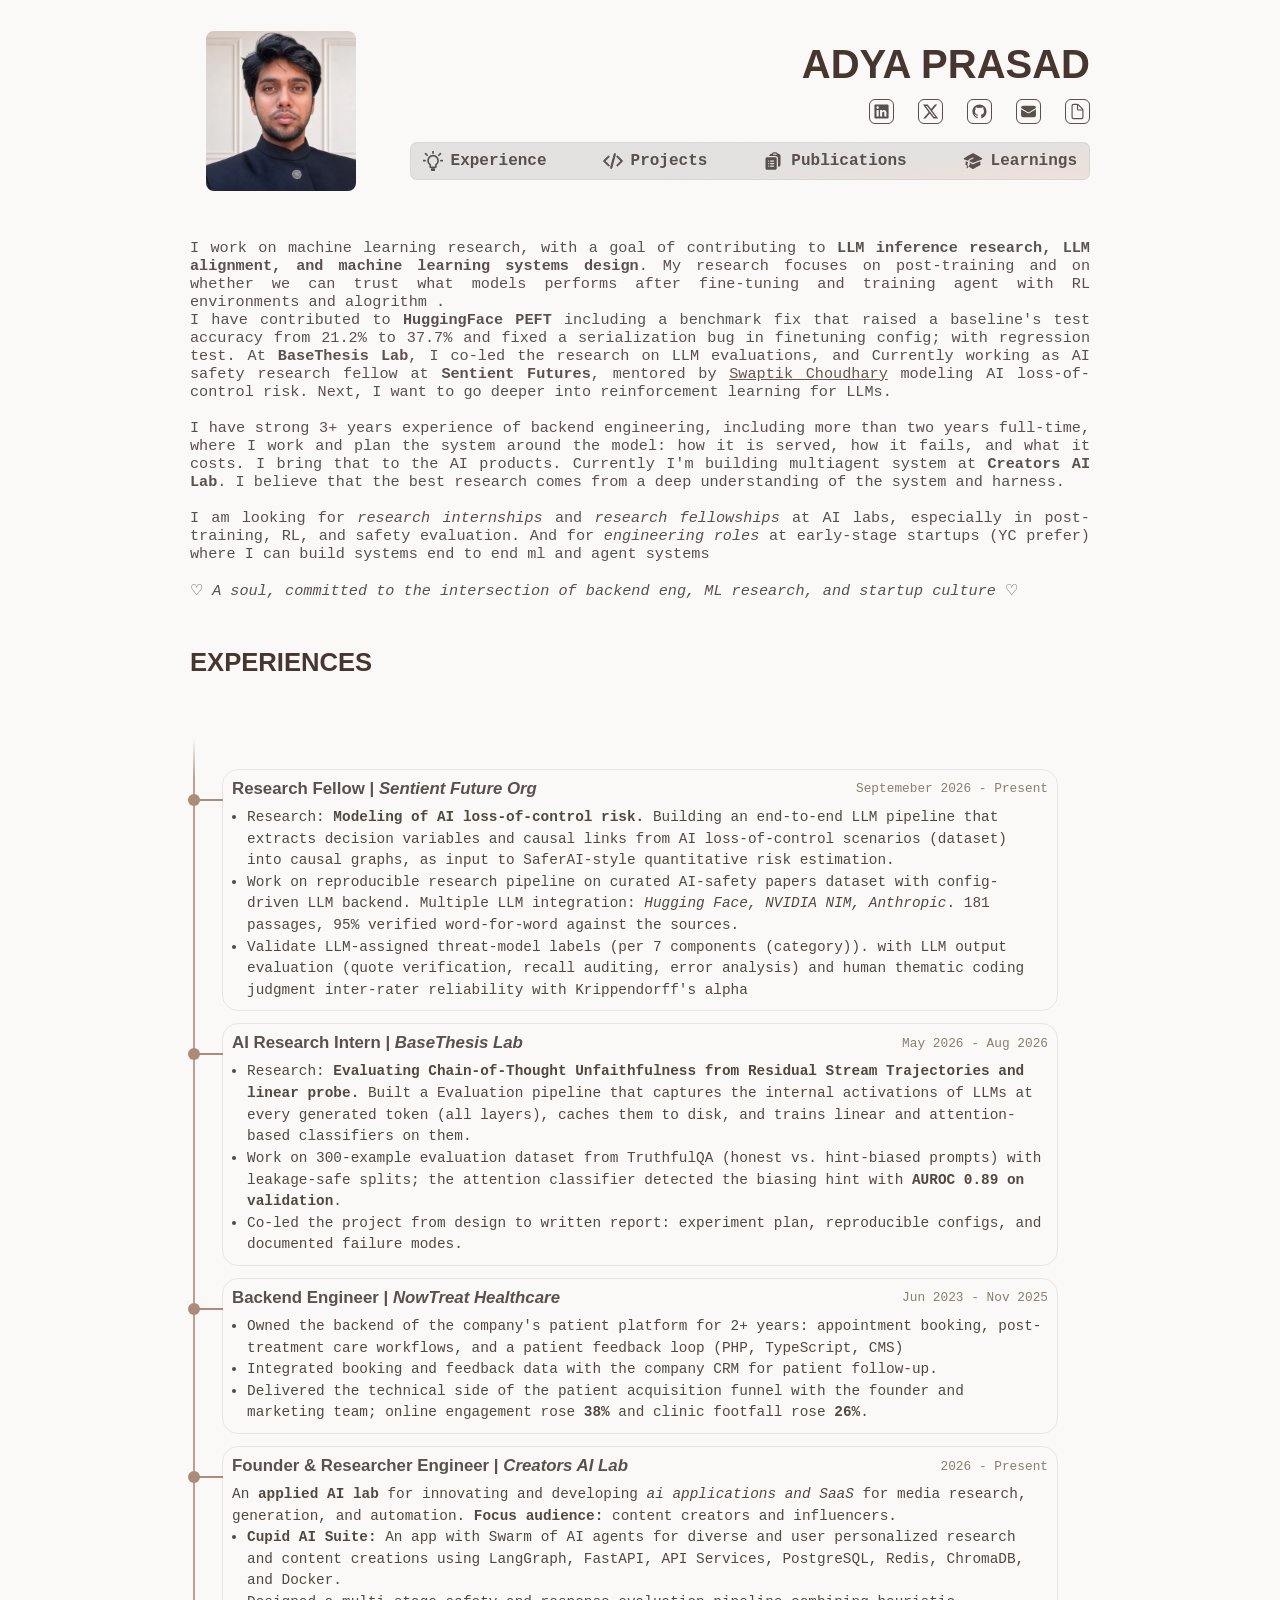
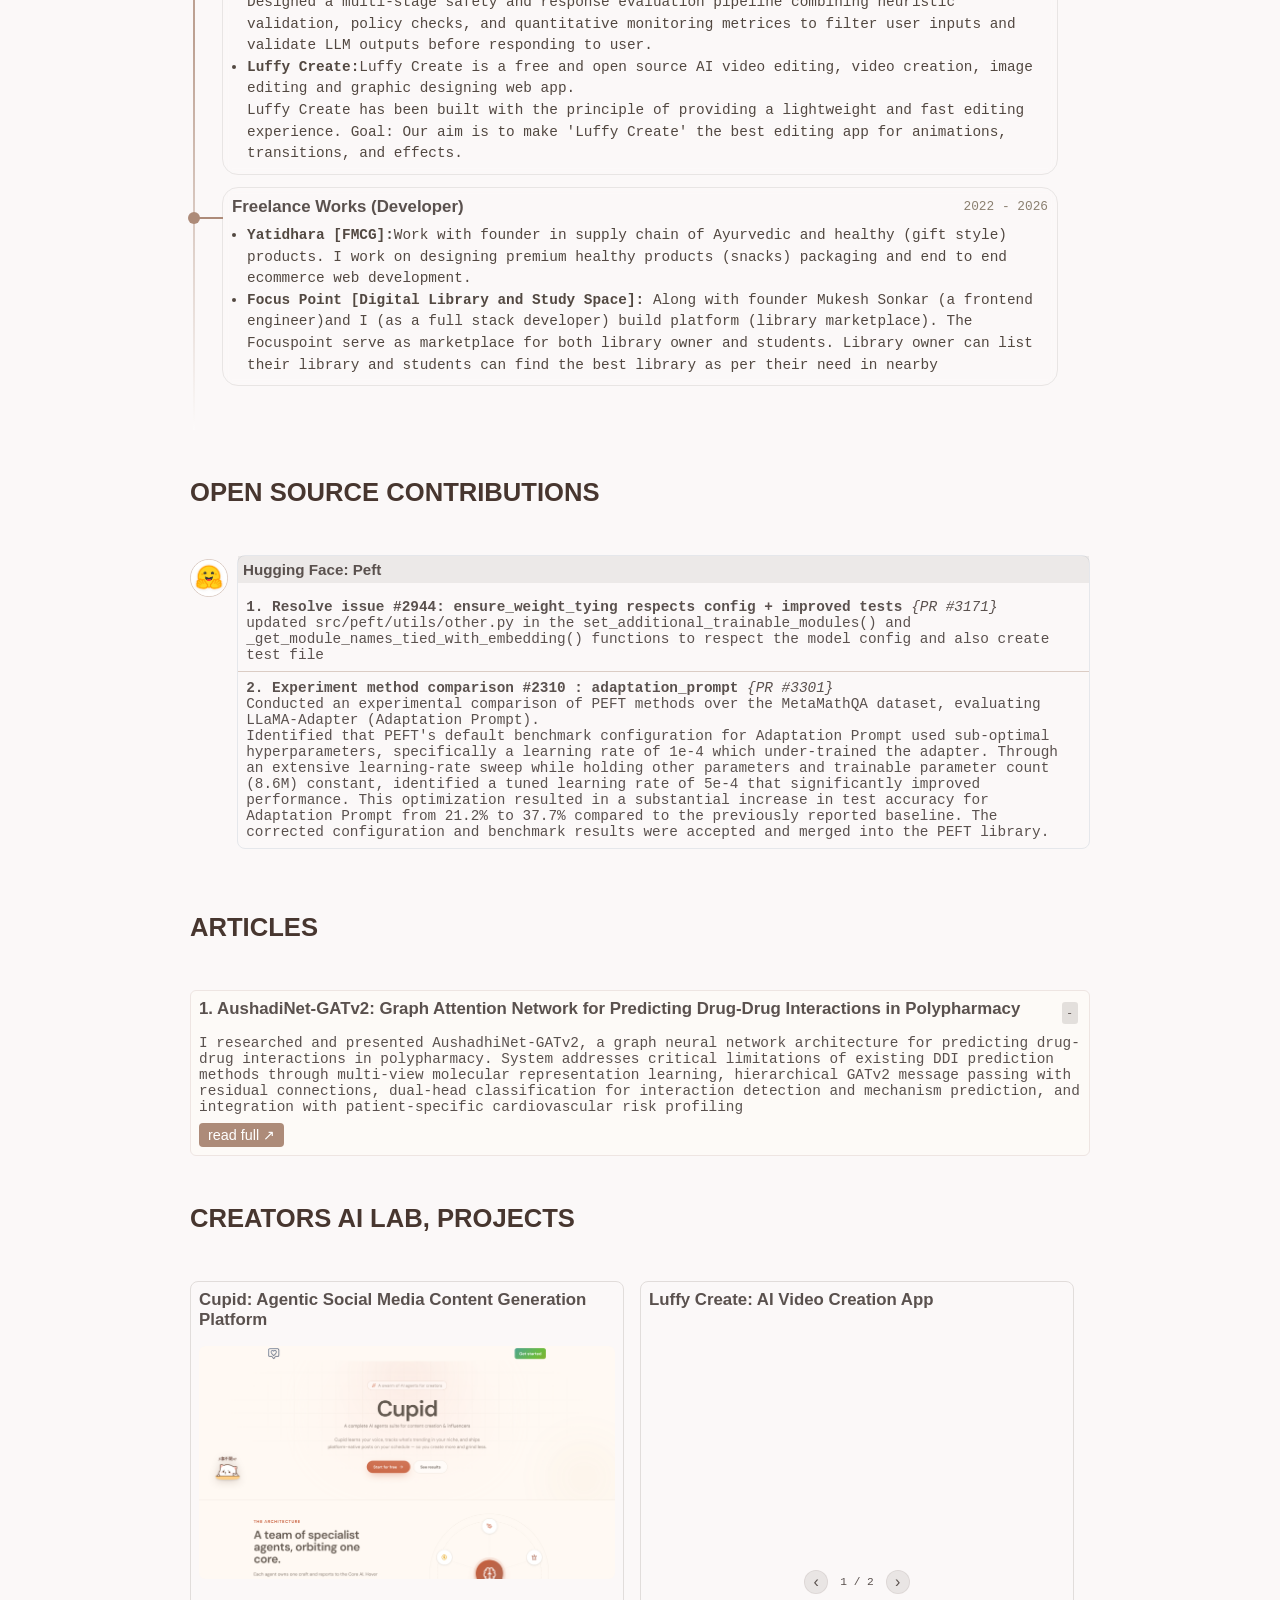
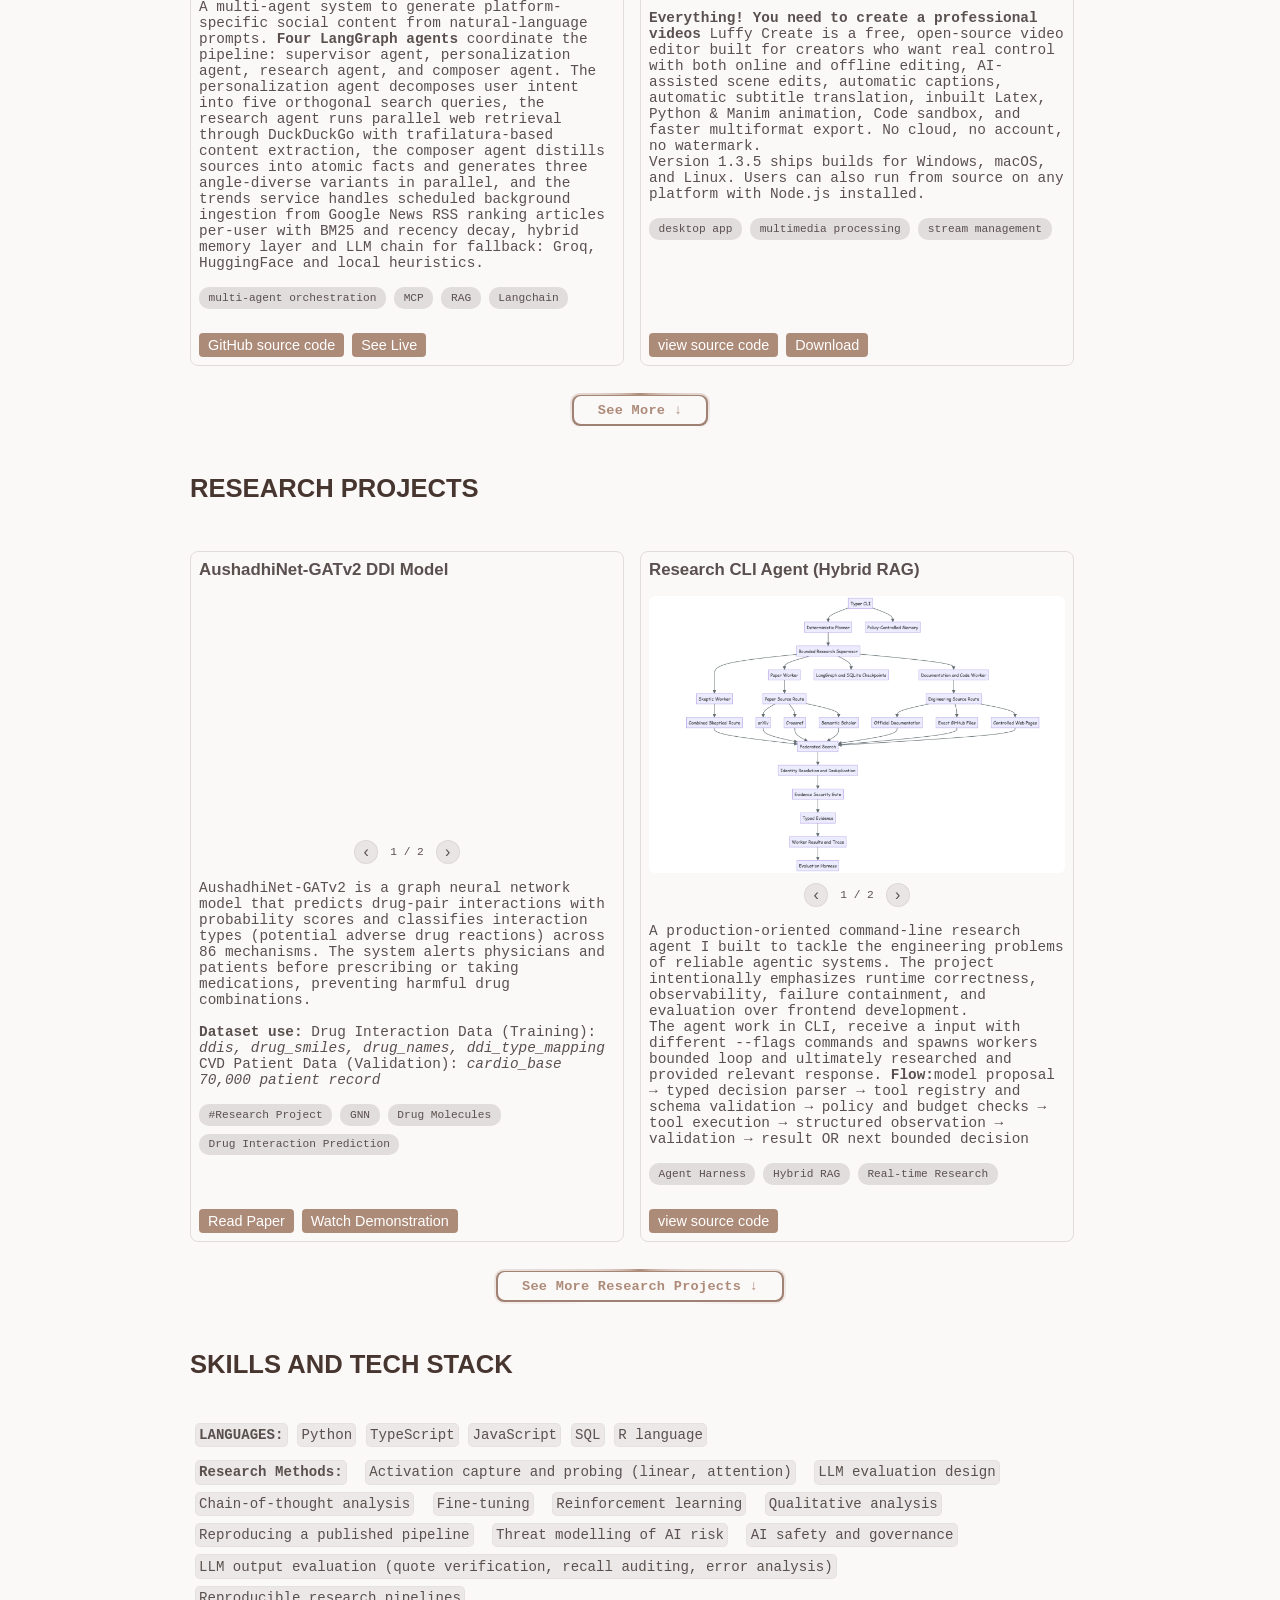
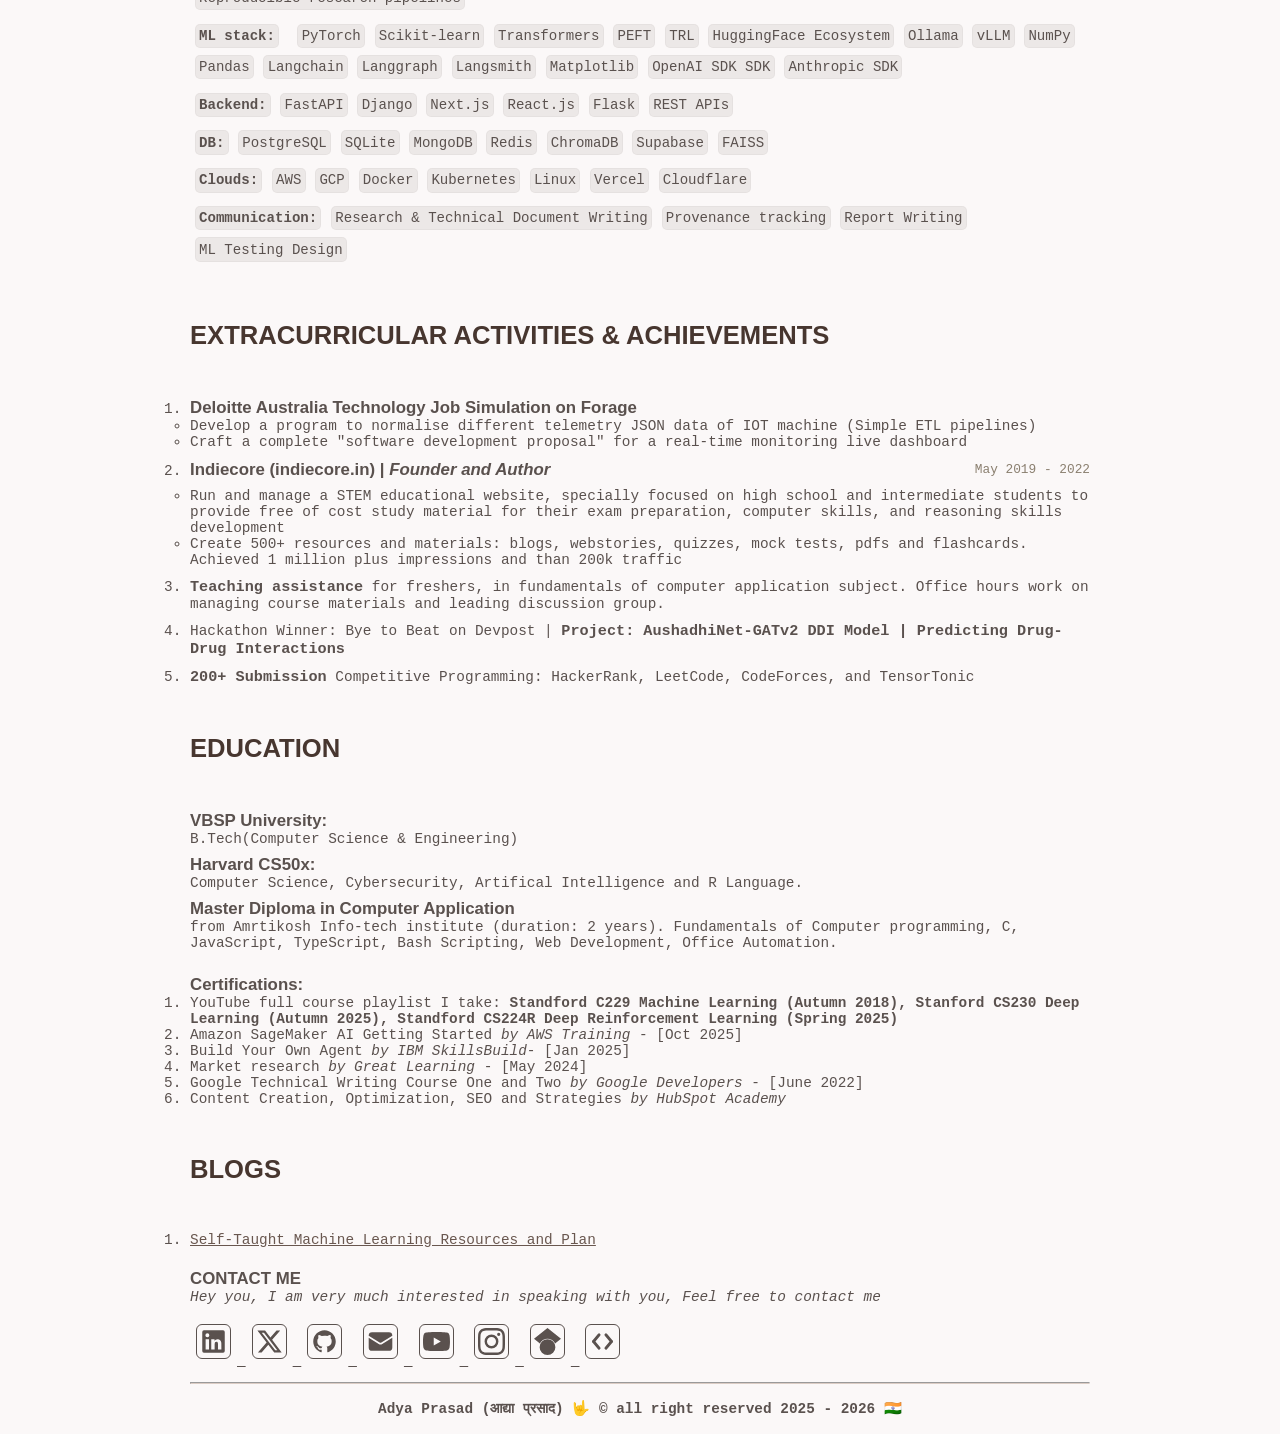
<file: index.html>
<!DOCTYPE html>
<html lang="en">

<head>
    <meta charset="UTF-8">
    <meta name="viewport" content="width=device-width, initial-scale=1.0">
    <title>Adya Prasad - Research Portfolio</title>
    <link rel="stylesheet" href="css/style.css">
    <link rel="stylesheet" href="css/m.css" media="only screen and (max-width: 640px)">
</head>

<body>
    <main>
        <header>
            <img src="assets/avtar.png" alt="Adya-profile" class="logo" title="Adya Prasad">
            <div class="hero">
                <div class="me">
                    <h1 title="My Name is Adya Prasad">ADYA PRASAD</h1>
                    <div class="social-icon">
                        <a href="https://www.linkedin.com/in/adyaprasad/" target="_blank" rel="noopener noreferrer"
                            title="LinkedIn">
                            <svg viewBox="0 0 24 24" fill="currentColor">
                                <path
                                    d="M20.5 2h-17A1.5 1.5 0 002 3.5v17A1.5 1.5 0 003.5 22h17a1.5 1.5 0 001.5-1.5v-17A1.5 1.5 0 0020.5 2zM8 19H5v-9h3zM6.5 8.25A1.75 1.75 0 118.3 6.5a1.78 1.78 0 01-1.8 1.75zM19 19h-3v-4.74c0-1.42-.6-1.93-1.38-1.93A1.74 1.74 0 0013 14.19a.66.66 0 000 .14V19h-3v-9h2.9v1.3a3.11 3.11 0 012.7-1.4c1.55 0 3.36.86 3.36 3.66z">
                                </path>
                            </svg></a>

                        <a href="https://x.com/adyaprasad_" target="_blank" rel="noopener noreferrer"
                            title="X (Twitter)">
                            <svg viewBox="0 0 24 24" fill="currentColor">
                                <path
                                    d="M18.244 2.25h3.308l-7.227 8.26 8.502 11.24H16.17l-5.214-6.817L4.99 21.75H1.68l7.73-8.835L1.254 2.25H8.08l4.713 6.231zm-1.161 17.52h1.833L7.084 4.126H5.117z">
                                </path>
                            </svg></a>

                        <a href="https://github.com/Adya-Prasad/" target="_blank" rel="noopener noreferrer"
                            title="GitHub">
                            <svg viewBox="0 0 24 24" fill="currentColor">
                                <path
                                    d="M12 2C6.477 2 2 6.477 2 12c0 4.42 2.865 8.17 6.839 9.49.5.092.682-.217.682-.482 0-.237-.008-.866-.013-1.7-2.782.604-3.369-1.34-3.369-1.34-.454-1.156-1.11-1.462-1.11-1.462-.908-.62.069-.608.069-.608 1.003.07 1.531 1.03 1.531 1.03.892 1.529 2.341 1.087 2.91.832.092-.647.35-1.088.636-1.338-2.22-.253-4.555-1.11-4.555-4.943 0-1.091.39-1.984 1.029-2.683-.103-.253-.446-1.27.098-2.647 0 0 .84-.269 2.75 1.025A9.564 9.564 0 0112 6.844c.85.004 1.705.115 2.504.337 1.909-1.294 2.747-1.025 2.747-1.025.546 1.377.203 2.394.1 2.647.64.699 1.028 1.592 1.028 2.683 0 3.842-2.339 4.687-4.566 4.935.359.309.678.919.678 1.852 0 1.336-.012 2.415-.012 2.743 0 .267.18.578.688.48C19.137 20.167 22 16.418 22 12c0-5.523-4.477-10-10-10z">
                                </path>
                            </svg>
                        </a>
                        <a href="mailto:adyaprasad.info@gmail.com" rel="noopener noreferrer" title="Email">
                            <svg viewBox="0 0 24 24" fill="currentColor">
                                <path
                                    d="M1.5 8.67v8.58a3 3 0 003 3h15a3 3 0 003-3V8.67l-8.928 5.493a3 3 0 01-3.144 0L1.5 8.67z">
                                </path>
                                <path
                                    d="M22.5 6.908V6.75a3 3 0 00-3-3h-15a3 3 0 00-3 3v.158l9.714 5.978a1.5 1.5 0 001.572 0L22.5 6.908z">
                                </path>
                            </svg></a>

                        <a href="assets/Adya-Resume.pdf" target="_blank" rel="noopener noreferrer" title="My resume">
                            <svg fill="currentColor" viewBox="0 0 56 56">
                                <path
                                    d="M 15.5547 53.125 L 40.4453 53.125 C 45.2969 53.125 47.7109 50.6640 47.7109 45.7890 L 47.7109 24.5078 C 47.7109 21.4844 47.3828 20.1718 45.5078 18.2500 L 32.5703 5.1015 C 30.7891 3.2734 29.3359 2.8750 26.6875 2.8750 L 15.5547 2.8750 C 10.7266 2.8750 8.2891 5.3594 8.2891 10.2344 L 8.2891 45.7890 C 8.2891 50.6875 10.7266 53.125 15.5547 53.125 Z M 15.7422 49.3515 C 13.3281 49.3515 12.0625 48.0625 12.0625 45.7187 L 12.0625 10.3047 C 12.0625 7.9844 13.3281 6.6484 15.7656 6.6484 L 26.1718 6.6484 L 26.1718 20.2656 C 26.1718 23.2187 27.6718 24.6718 30.5781 24.6718 L 43.9375 24.6718 L 43.9375 45.7187 C 43.9375 48.0625 42.6953 49.3515 40.2578 49.3515 Z M 31.0000 21.1328 C 30.0859 21.1328 29.7109 20.7578 29.7109 19.8203 L 29.7109 7.3750 L 43.2109 21.1328 Z" />
                            </svg></a>
                    </div>
                </div>
                <div class="menu-icon" onclick="toggleMenu()">
                    <svg xmlns="http://www.w3.org/2000/svg" viewBox="0 0 25 23" fill="currentColor">
                        <rect x="3" y="6" width="18" height="2" rx="1" ry="1"></rect>
                        <rect x="3" y="11" width="18" height="2" rx="1" ry="1"></rect>
                        <rect x="3" y="16" width="12" height="2" rx="1" ry="1"></rect>
                    </svg>menu
                </div>
                <nav class="navigation">
                    <button class="sidebar-close" onclick="closeMenu()" aria-label="Close menu">&times;</button>
                    <ul class="menu-list">
                        <li>
                            <a href="#experience" onclick="closeMenu()">
                                <svg xmlns="http://www.w3.org/2000/svg" viewBox="0 -2.6 24 24" fill="none"
                                    stroke="currentColor" stroke-width="2" stroke-linecap="round"
                                    stroke-linejoin="round">
                                    <path
                                        d="M12 3a6 6 0 00-6 6c0 2.05 1.02 3.85 2.57 4.92V16a1 1 0 001 1h5a1 1 0 001-1v-2.08c1.55-1.07 2.57-2.87 2.57-4.92a6 6 0 00-6-6z" />
                                    <path d="M10.5 19v1a1 1 0 001 1h1a1 1 0 001-1v-1h-3z" />
                                    <path d="M12 0v-2" />
                                    <path d="M5 2.5l-2-2" />
                                    <path d="M19 2.5l2-2" />
                                    <path d="M2.5 9l-2 0" />
                                    <path d="M21.5 9l2 0" />
                                </svg>
                                Experience
                            </a>
                        </li>
                        <li>
                            <a href="#projects" onclick="closeMenu()">

                                <svg xmlns="http://www.w3.org/2000/svg" viewBox="0 0 24 24" fill="currentColor">
                                    <path fill-rule="evenodd"
                                        d="M14.447 3.027a.75.75 0 01.527.92l-4.5 16.5a.75.75 0 01-1.448-.394l4.5-16.5a.75.75 0 01.921-.526zM16.72 6.22a.75.75 0 011.06 0l5.25 5.25a.75.75 0 010 1.06l-5.25 5.25a.75.75 0 11-1.06-1.06L21.44 12l-4.72-4.72a.75.75 0 010-1.06zm-9.44 0a.75.75 0 010 1.06L2.56 12l4.72 4.72a.75.75 0 11-1.06 1.06L.97 12.53a.75.75 0 010-1.06l5.25-5.25a.75.75 0 011.06 0z"
                                        clip-rule="evenodd" stroke="currentColor" stroke-width="1.2" />
                                </svg>
                                Projects
                            </a>
                        </li>
                        <li>
                            <a href="#publications" onclick="closeMenu()">
                                <svg xmlns="http://www.w3.org/2000/svg" viewBox="0 0 24 24" fill="currentColor">
                                    <path fill-rule="evenodd"
                                        d="M7.502 6h7.128A3.375 3.375 0 0118 9.375v9.375a3 3 0 003-3V6.108c0-1.505-1.125-2.811-2.664-2.94a48.972 48.972 0 00-.673-.05A3 3 0 0015 1.5h-1.5a3 3 0 00-2.663 1.618c-.225.015-.45.032-.673.05C8.662 3.295 7.554 4.542 7.502 6zM13.5 3A1.5 1.5 0 0012 4.5h4.5A1.5 1.5 0 0015 3h-1.5z"
                                        clip-rule="evenodd" />
                                    <path fill-rule="evenodd"
                                        d="M3 9.375C3 8.339 3.84 7.5 4.875 7.5h9.75c1.036 0 1.875.84 1.875 1.875v11.25c0 1.035-.84 1.875-1.875 1.875h-9.75A1.875 1.875 0 013 20.625V9.375zM6 12a.75.75 0 01.75-.75h.008a.75.75 0 01.75.75v.008a.75.75 0 01-.75.75H6.75a.75.75 0 01-.75-.75V12zm2.25 0a.75.75 0 01.75-.75h3.75a.75.75 0 010 1.5H9a.75.75 0 01-.75-.75zM6 15a.75.75 0 01.75-.75h.008a.75.75 0 01.75.75v.008a.75.75 0 01-.75.75H6.75a.75.75 0 01-.75-.75V15zm2.25 0a.75.75 0 01.75-.75h3.75a.75.75 0 010 1.5H9a.75.75 0 01-.75-.75zM6 18a.75.75 0 01.75-.75h.008a.75.75 0 01.75.75v.008a.75.75 0 01-.75.75H6.75a.75.75 0 01-.75-.75V18zm2.25 0a.75.75 0 01.75-.75h3.75a.75.75 0 010 1.5H9a.75.75 0 01-.75-.75z"
                                        clip-rule="evenodd" />
                                </svg>
                                Publications
                            </a>
                        </li>
                        <li>
                            <a href="#learnings" onclick="closeMenu()">
                                <svg xmlns="http://www.w3.org/2000/svg" viewBox="0 0 24 24" fill="currentColor">
                                    <path
                                        d="M11.7 2.805a.75.75 0 01.6 0A60.65 60.65 0 0122.83 8.72a.75.75 0 01-.231 1.337 49.949 49.949 0 00-9.902 3.912l-.003.002-.34.18a.75.75 0 01-.707 0A50.009 50.009 0 007.5 12.174v-.224c0-.131.067-.248.172-.311a54.614 54.614 0 014.653-2.52.75.75 0 00-.65-1.352 56.129 56.129 0 00-4.78 2.589 1.858 1.858 0 00-.859 1.228 49.803 49.803 0 00-4.634-1.527.75.75 0 01-.231-1.337A60.653 60.653 0 0111.7 2.805z" />
                                    <path
                                        d="M13.06 15.473a48.45 48.45 0 017.666-3.282c.134 1.414.22 2.843.255 4.285a.75.75 0 01-.46.71 47.878 47.878 0 00-8.105 4.342.75.75 0 01-.832 0 47.877 47.877 0 00-8.104-4.342.75.75 0 01-.461-.71c.035-1.442.121-2.87.255-4.286A48.4 48.4 0 016 13.18v1.27a1.5 1.5 0 00-.14 2.508c-.09.38-.222.753-.397 1.11.452.213.901.434 1.346.661a6.729 6.729 0 00.551-1.608 1.5 1.5 0 00.14-2.67v-.645a48.549 48.549 0 013.44 1.668 2.25 2.25 0 002.12 0z" />
                                    <path
                                        d="M4.462 19.462c.42-.419.753-.89 1-1.394.453.213.902.434 1.347.661a6.743 6.743 0 01-1.286 1.794.75.75 0 11-1.06-1.06z" />
                                </svg>
                                Learnings
                            </a>
                        </li>
                    </ul>
                </nav>
                <div class="sidebar-overlay" onclick="closeMenu()"></div>
            </div>
        </header>
        </div>

        <div class="about">
            <p>
                I work on machine learning research, with a goal of contributing to
                <b>LLM inference research, LLM alignment, and machine learning systems design</b>.
                My research focuses on post-training and on whether we can trust what models performs after fine-tuning
                and training agent with RL environments and alogrithm .
                <br>I have contributed to <b>HuggingFace PEFT</b> including a benchmark fix that raised a baseline's
                test
                accuracy from 21.2% to 37.7% and fixed a serialization bug in finetuning config; with
                regression test. At <b>BaseThesis Lab</b>, I co-led the research on LLM evaluations, and Currently
                working as AI safety research fellow at <b> Sentient Futures</b>, mentored by <a
                    href="https://scholar.google.com/citations?user=2SKj_ZsAAAAJ&hl=en">Swaptik Choudhary</a> modeling
                AI loss-of-control risk. Next, I want to go deeper into reinforcement learning for LLMs.
            </p><br>
            <p>I have strong 3+ years experience of backend engineering, including more than two years full-time, where
                I work and plan the system around the model: how it is served, how it fails, and what it costs. I
                bring that to the AI products. Currently I'm building multiagent system at <b>Creators AI Lab</b>. I
                believe that the best research comes from a deep understanding of the system and harness.
            </p><br>
            <p>I am looking for <i>research internships</i> and <i>research fellowships</i> at AI labs, especially in
                post-training, RL, and
                safety evaluation. And for <i>engineering roles</i> at early-stage startups (YC prefer) where I can
                build systems end to end ml and agent systems</p>
            <p><br>♡ <i>A soul, committed to the intersection of backend eng, ML research, and startup culture</i> ♡</p>
        </div>

        <div id="experience">
            <h2>EXPERIENCES</h2>
            <div class="timeline">

                <div class="experience-item">
                    <div class="experience-title">
                        <h3>Research Fellow | <i>Sentient Future Org</i></h3>
                        <div class="experience-duration">Septemeber 2026 - Present</div>
                    </div>
                    <div class="experience-desc">
                        <ul>
                            <li>Research: <b>Modeling of AI loss-of-control risk.</b> Building an end-to-end LLM
                                pipeline
                                that extracts decision variables and causal links
                                from AI loss-of-control
                                scenarios (dataset) into causal graphs, as input to SaferAI-style quantitative risk
                                estimation.</li>
                            <li>Work on reproducible research pipeline on curated AI-safety papers dataset with
                                config-driven LLM backend. Multiple LLM integration: <i>Hugging Face, NVIDIA NIM,
                                    Anthropic</i>. 181 passages, 95% verified word-for-word against the sources.</li>
                            <li>Validate LLM-assigned threat-model labels (per 7 components (category)). with LLM output
                                evaluation (quote verification, recall auditing, error analysis) and human thematic
                                coding judgment inter-rater reliability with Krippendorff's alpha</li>
                        </ul>
                    </div>
                </div>
                <div class="experience-item">
                    <div class="experience-title">
                        <h3>AI Research Intern | <i>BaseThesis Lab</i></h3>
                        <div class="experience-duration">May 2026 - Aug 2026</div>
                    </div>
                    <div class="experience-desc">
                        <ul>
                            <li>Research: <b>Evaluating Chain-of-Thought Unfaithfulness from Residual Stream
                                    Trajectories and linear probe.</b> Built a Evaluation pipeline that captures the
                                internal activations of LLMs at every
                                generated token (all layers), caches them to disk, and trains linear and
                                attention-based classifiers on them.</li>
                            <li>Work on 300-example evaluation dataset from TruthfulQA (honest vs. hint-biased prompts)
                                with leakage-safe splits; the attention classifier detected the biasing hint with
                                <b>AUROC 0.89 on validation</b>.
                            </li>
                            <li>Co-led the project from design to written report: experiment plan, reproducible configs,
                                and documented failure modes.</li>
                        </ul>
                    </div>
                </div>
                <div class="experience-item">
                    <div class="experience-title">
                        <h3>Backend Engineer | <i> NowTreat Healthcare</i></h3>
                        <div class="experience-duration">Jun 2023 - Nov 2025</div>
                    </div>
                    <div class="experience-desc">
                        <ul>
                            <li>Owned the backend of the company's patient platform for 2+ years: appointment booking,
                                post-treatment care workflows, and a patient feedback loop (PHP, TypeScript, CMS)</li>
                            <li>Integrated booking and feedback data with the company CRM for patient follow-up.</li>
                            <li>Delivered the technical side of the patient acquisition funnel with the founder and
                                marketing team; online engagement rose <b>38%</b> and clinic footfall rose <b>26%</b>.
                            </li>
                        </ul>
                    </div>
                </div>
                <div class="experience-item">
                    <div class="experience-title">
                        <h3>Founder & Researcher Engineer | <i> Creators AI Lab</i></h3>
                        <div class="experience-duration">2026 - Present</div>
                    </div>
                    <div class="experience-desc">
                        An <b>applied AI lab</b> for innovating and developing <i>ai applications and SaaS</i> for media
                        research, generation, and automation. <b>Focus audience:</b> content creators and influencers.
                        <br>

                        <ul>
                            <li><b>Cupid AI Suite:</b> An app with Swarm of AI agents for diverse and user
                                personalized research and content creations using LangGraph, FastAPI, API Services,
                                PostgreSQL, Redis, ChromaDB, and Docker. <br>
                                Designed a multi-stage safety and response evaluation pipeline combining heuristic
                                validation, policy checks, and quantitative
                                monitoring metrices to filter user inputs and validate LLM outputs before responding to
                                user.</li>
                            <li><b>Luffy Create:</b>Luffy Create is a free and open source AI video editing, video
                                creation, image editing and graphic designing web app.
                                <br>Luffy Create has been built with the principle of providing a lightweight and fast
                                editing experience. Goal: Our aim is to make 'Luffy Create' the best editing app for
                                animations, transitions, and effects.
                            </li>
                        </ul>
                    </div>
                </div>
                <div class="experience-item">
                    <div class="experience-title">
                        <h3>Freelance Works (Developer)</h3>
                        <div class="experience-duration">2022 - 2026</div>
                    </div>
                    <div class="experience-desc">
                        <ul>
                            <li><b>Yatidhara [FMCG]:</b>Work with founder in supply chain of Ayurvedic and healthy (gift
                                style) products. I work on designing premium healthy products (snacks) packaging and end
                                to end ecommerce web development.</li>
                            <li><b>Focus Point [Digital Library and Study Space]:</b> Along with founder Mukesh Sonkar
                                (a frontend engineer)and I (as a full stack developer) build platform (library
                                marketplace). The Focuspoint serve as marketplace for both library owner and students.
                                Library owner can list their library and students can find the best library as per their
                                need in nearby</li>

                        </ul>
                    </div>
                </div>
            </div>
        </div>
        <div id="open-source">
            <h2>OPEN SOURCE CONTRIBUTIONS</h2>
            <div class="contribution-item">
                <div class="contributon-logo"><img src="assets/huggingface-logo.png" alt="huggingface-logo"></div>
                <div class="contribution-box">
                    <div class="contribution-title">Hugging Face: Peft</div>
                    <div class="contribution-desc">
                        <b>1. Resolve issue #2944: ensure_weight_tying respects config + improved tests</b> <i>{PR
                            #3171}</i><br>
                        updated src/peft/utils/other.py in the set_additional_trainable_modules() and
                        _get_module_names_tied_with_embedding() functions to respect the model config and also
                        create test file
                    </div>
                    <div class="hor-line"></div>
                    <div class="contribution-desc">
                        <b>2. Experiment method comparison #2310 : adaptation_prompt</b> <i>{PR #3301}</i><br>
                        Conducted an experimental comparison of PEFT methods over the MetaMathQA
                        dataset, evaluating LLaMA-Adapter (Adaptation Prompt). <br>
                        Identified that PEFT's default benchmark configuration for Adaptation Prompt used sub-optimal
                        hyperparameters, specifically a learning rate of 1e-4 which under-trained the adapter. Through
                        an extensive learning-rate sweep while holding other parameters and trainable parameter count
                        (8.6M) constant, identified a tuned learning rate of 5e-4 that significantly improved
                        performance. This optimization resulted in a substantial increase in test accuracy for
                        Adaptation Prompt from 21.2% to 37.7% compared to the previously reported baseline.
                        The corrected configuration and benchmark results were accepted and merged into the PEFT
                        library.
                    </div>
                </div>
            </div>
        </div>
        <div id="publications">
            <h2>ARTICLES</h2>
            <div class="publication-item">
                <div class="publication-header">
                    <h3>1. AushadiNet-GATv2: Graph Attention Network for Predicting Drug-Drug Interactions in
                        Polypharmacy</h3>
                    <span>-</span>
                </div>
                <div class="publication-desc">I researched and presented AushadhiNet-GATv2, a graph neural
                    network
                    architecture for predicting drug-drug interactions in polypharmacy. System addresses
                    critical
                    limitations of existing DDI prediction methods through multi-view molecular representation
                    learning,
                    hierarchical GATv2 message passing with residual connections, dual-head classification for
                    interaction detection and mechanism prediction, and integration with patient-specific
                    cardiovascular
                    risk profiling</div>
                <button class="secondary-btn"><a
                        href="https://github.com/Adya-Prasad/AushadhiNet/blob/main/AushadiNet_Research_Paper.pdf"
                        rel="noopener noreferrer" target="_blank">read
                        full ↗</a></button>
            </div>
        </div>

        <div id="projects">
            <h2>CREATORS AI LAB, PROJECTS</h2>
            <div class="project-wrapper" id="production-projects">
                <div class="project-box">
                    <h3 class="project-title">Cupid: Agentic Social Media Content Generation Platform</h3>
                    <img src="assets/cupid_homepage_screenshot.png" alt="Cupid-agent-thumbnail" class="project-img">
                    <div class="project-desc">A multi-agent system to generate platform-specific social content from
                        natural-language prompts. <b>Four LangGraph agents</b> coordinate the pipeline: supervisor
                        agent, personalization agent, research agent, and composer agent. The personalization agent
                        decomposes user intent into five orthogonal search queries, the research agent runs parallel web
                        retrieval through DuckDuckGo with trafilatura-based content extraction, the composer agent
                        distills sources into atomic facts and generates three angle-diverse variants in parallel, and
                        the trends service handles scheduled background ingestion from Google News RSS ranking articles
                        per-user with BM25 and recency decay, hybrid memory layer and LLM chain for fallback: Groq,
                        HuggingFace and local heuristics.
                    </div>
                    <div class="project-skills">
                        <span>multi-agent orchestration</span><span>MCP</span><span>RAG</span><span>Langchain</span>
                    </div>
                    <div class="project-btn-group">
                        <button class="secondary-btn"><a href="https://github.com/Creatorsai-Lab/cupid"
                                rel="noopener noreferrer" target="_blank">GitHub
                                source code</a></button>
                        <button class="secondary-btn"><a title="no deployed yet! under development">See
                                Live</a></button>
                    </div>
                </div>
                <div class="project-box">
                    <h3 class="project-title">Luffy Create: AI Video Creation App</h3>
                    <iframe width="560" height="315" src="https://www.youtube.com/embed/nHnfZ-duLA8?si=lL1CcMZPXgD0cPqf"
                        title="YouTube video player" frameborder="0"
                        allow="accelerometer; autoplay; clipboard-write; encrypted-media; gyroscope; picture-in-picture; web-share"
                        referrerpolicy="strict-origin-when-cross-origin" allowfullscreen class="project-img"></iframe>
                    <img src="assets/Luffy-create-screenshot.webp" alt="Luffy-create-editor" class="project-img">
                    <div class="project-desc"><b>Everything! You need to create a professional videos</b> Luffy Create
                        is a free, open-source video editor built for creators who want real control with both online
                        and offline editing, AI-assisted scene edits, automatic captions, automatic subtitle
                        translation, inbuilt Latex, Python & Manim animation, Code sandbox, and faster multiformat
                        export. No cloud, no account, no watermark.
                        <br>Version 1.3.5 ships builds for Windows, macOS, and Linux. Users can also run from source on
                        any platform with Node.js installed.
                    </div>

                    <div class="project-skills">
                        <span>desktop app</span><span>multimedia processing</span><span>stream management</span>
                    </div>
                    <div class="project-btn-group">
                        <button class="secondary-btn"><a href="https://github.com/Creatorsai-Lab/luffy-create">view
                                source code</a></button>
                        <button class="secondary-btn"><a href="https://luffy-create.pages.dev/">Download</a></button>
                    </div>
                </div>
                <div class="project-box project-hidden">
                    <h3 class="project-title">Audio Augment | <i>Audio Changer Studio</i>
                    </h3>
                    <img src="assets/audio-augment-editor-interface.png" alt="audio-augment-editor-interface"
                        class="project-img">
                    <img src="assets/audio-augment-web.png" alt="audio-augment-web" class="project-img">
                    <div class="project-desc">
                        <p>A very simple and fast audio editing studio that works with great precision. It has been
                            designed and developed for content creators to edit their audio at their fingertips without
                            any hassle. <br>User upload an MP3 or WAV and get professional cleaned and edited audio. It
                            provide two independent processing stages: <em>Noise Removal </em> and <em>Audio
                                Augmentation</em> </p>
                    </div>
                    <div class="project-skills">
                        <span>real time audio edit</span><span>local whisper</span><span>audio encoding</span>
                    </div>
                    <div class="project-btn-group">
                        <button class="secondary-btn"><a href="https://audio-augment.vercel.app/"
                                rel="noopener noreferrer" target="_blank">Use Now</a></button>
                    </div>
                </div>
            </div>
            <button class="see-more-btn" onclick="toggleProjects('production-projects', this)">See More ↓</button>
        </div>
        <div>
            <h2>RESEARCH PROJECTS</h2>
            <div class="project-wrapper" id="research-projects">
                <div class="project-box">
                    <h3 class="project-title">AushadhiNet-GATv2 DDI Model</h3>
                    <iframe width="560" height="315" src="https://www.youtube.com/embed/4ofUqD3GhTQ?si=sl1pQTh1GyauG3KL"
                        title="YouTube video player" frameborder="0"
                        allow="accelerometer; autoplay; clipboard-write; encrypted-media; gyroscope; picture-in-picture; web-share"
                        referrerpolicy="strict-origin-when-cross-origin" allowfullscreen></iframe>
                    <img src="assets/AushadiNet-GATv2-Model.png" alt="AushadhiNet-GATv2-DDI-Model-Architecture-Image"
                        class="project-img">
                    <div class="project-desc">AushadhiNet-GATv2 is a graph neural network model that predicts drug-pair
                        interactions with probability scores and classifies interaction types (potential adverse drug
                        reactions) across 86 mechanisms. The system alerts physicians and patients before prescribing or
                        taking medications, preventing harmful drug combinations. <br><br> <b>Dataset use: </b>Drug
                        Interaction Data (Training): <i>ddis, drug_smiles, drug_names, ddi_type_mapping</i> CVD Patient
                        Data (Validation): <i>cardio_base 70,000 patient record </i></div>
                    <div class="project-skills">
                        <span>#Research
                            Project</span><span>GNN</span><span>Drug
                            Molecules</span><span>Drug Interaction Prediction</span>
                    </div>
                    <div class="project-btn-group">
                        <button class="secondary-btn"><a
                                href="https://github.com/Adya-Prasad/AushadhiNet/blob/main/AushadiNet_Research_Paper.pdf"
                                rel="noopener noreferrer" target="_blank">Read
                                Paper</a></button>
                        <button class="secondary-btn"><a href="https://youtu.be/4ofUqD3GhTQ?si=PR021vp8ErbcMM6F"
                                rel="noopener noreferrer" target="_blank">Watch
                                Demonstration</a></button>
                    </div>
                </div>
                <div class="project-box">
                    <h3 class="project-title">Research CLI Agent (Hybrid RAG)</h3>
                    <img src="assets/research-cli-agent-architecture-flow.png"
                        alt="research-cli-agent-architecture-flow" class="project-img">
                    <img src="assets/research-cli-agent-usage.png" alt="research-cli-agent-usage" class="project-img">
                    <div class="project-desc">A production-oriented <code>command-line  </code> research agent I built
                        to tackle the engineering problems of reliable agentic systems. The project intentionally
                        emphasizes runtime correctness, observability, failure containment, and evaluation over frontend
                        development. <br>The agent work in CLI, receive a input with different <code>--flags</code>
                        commands and spawns workers bounded loop and ultimately researched and provided relevant
                        response.
                        <b>Flow:</b>model proposal → typed decision parser → tool registry and schema validation →
                        policy and budget checks → tool execution → structured observation → validation → result OR next
                        bounded decision
                    </div>

                    <div class="project-skills">
                        <span>Agent Harness</span><span>Hybrid RAG</span><span>Real-time Research</span>
                    </div>
                    <div class="project-btn-group">
                        <button class="secondary-btn"><a href="https://github.com/Adya-Prasad/research-cli-agent">view
                                source code</a></button>
                    </div>
                </div>
                <div class="project-box project-hidden">
                    <h3 class="project-title">Provenance: Production ML Agent to tests upstream data changes in pipeline
                    </h3>
                    <img src="assets/provenance_mainpage_screenshot.png" class="project-img">
                    <iframe width="560" height="315" src="https://www.youtube.com/embed/yERyi7bP0jw?si=MAmwhXDO1n3UtpPT"
                        title="YouTube video player" frameborder="0"
                        allow="accelerometer; autoplay; clipboard-write; encrypted-media; gyroscope; picture-in-picture; web-share"
                        referrerpolicy="strict-origin-when-cross-origin" allowfullscreen></iframe>
                    <div class="project-desc">A producer or monitoring agent emits a structured, allowlisted change
                        signal. Provenance reads the source asset and complete downstream lineage from DataHub.
                        It selects only the affected model and constructs a bounded experiment.
                        <br>
                        The runner mutates an isolated evaluation copy and compares model behavior.
                        Numeric policy—not an LLM—returns PASS, WARNING, or BLOCK.
                        Provenance saves JSON and Markdown evidence and publishes the result to DataHub.
                    </div>
                    <div class="project-skills">
                        <span>#Research
                            Project</span><span>MLOps</span><span>ML Testing</span><span>Data Provenance</span>
                    </div>
                    <div class="project-btn-group">
                        <button class="secondary-btn"><a href="https://github.com/Adya-Prasad/Provenance"
                                rel="noopener noreferrer" target="_blank">View Repo</a></button>
                    </div>
                </div>
                <div class="project-box project-hidden">
                    <h3 class="project-title">GLC Platform | <i>Loan Assesement</i>
                    </h3>
                    <img src="assets/GLC-platform-dashboard-screenshot.png" class="project-img">
                    <iframe width="560" height="315" src="https://www.youtube.com/embed/0UhV5AI7tcc?si=02Edq_Rhke5i3PMx"
                        title="YouTube video player" frameborder="0"
                        allow="accelerometer; autoplay; clipboard-write; encrypted-media; gyroscope; picture-in-picture; web-share"
                        referrerpolicy="strict-origin-when-cross-origin" allowfullscreen></iframe>
                    <div class="project-desc">Green Loan Cycle platform streamlines ESG-linked loan assessments
                        automatically, identifying and measuring key metrics, making data capture on performance 30%
                        easier with LMA framework and AI agents.
                        <br>
                        The "GLC Platform" provides a uniform platform for both borrowers and lenders, incorporating a
                        compliance/monitoring framework that applies from loan origination throughout the entire life
                        cycle of Green Loan Principles (GLP) and the LMA framework. It also offers services such as loan
                        data resolution, loan assessment, sustainability checks, key stakeholder evaluation, loan
                        balance sheet generation, and AI-assisted advice. This helps both borrowers and lenders reduce
                        pressure, streamline processes, improve communication, and maintain compliance + reporting.
                    </div>
                    <div class="project-skills">
                        <span>#Research
                            Project</span><span>MLOps</span><span>ML Testing</span><span>Data Provenance</span>
                    </div>
                    <div class="project-btn-group">
                        <button class="secondary-btn"><a href="https://github.com/Adya-Prasad/Provenance"
                                rel="noopener noreferrer" target="_blank">View Repo</a></button>
                    </div>
                </div>
            </div>
            <button class="see-more-btn" onclick="toggleProjects('research-projects', this)">See More Research Projects
                ↓</button>
        </div>

        <div id="skill">
            <h2>SKILLS AND TECH STACK</h2>
            <div class="skillset">
                <span><b>LANGUAGES:</b></span><span>Python</span><span>TypeScript</span><span>JavaScript</span><span>SQL</span><span>R
                    language</span>
            </div>
            <div class="skillset">
                <span><b>Research
                        Methods:</b></span> <span>Activation capture and probing (linear, attention)</span> <span>LLM
                    evaluation design</span> <span>Chain-of-thought
                    analysis</span> <span>Fine-tuning</span> <span>Reinforcement learning</span> <span>Qualitative
                    analysis</span> <span>Reproducing a published pipeline</span> <span>Threat
                    modelling of AI risk</span> <span>AI safety and governance</span> <span>LLM output evaluation
                    (quote verification, recall
                    auditing, error
                    analysis)</span> <span>Reproducible research pipelines</span>
            </div>
            <div class="skillset"><span><b>ML stack:</b></span>
                <span>PyTorch</span><span>Scikit-learn</span><span>Transformers</span><span>PEFT</span><span>TRL</span><span>HuggingFace
                    Ecosystem</span><span>Ollama</span><span>vLLM</span><span>NumPy</span><span>Pandas</span><span>Langchain</span><span>Langgraph</span><span>Langsmith</span><span>Matplotlib</span><span>OpenAI
                    SDK
                    SDK</span><span>Anthropic SDK</span>
            </div>
            <div class="skillset"><span><b>Backend:</b></span><span>FastAPI</span><span>Django</span><span>Next.js
                </span><span>React.js</span><span>Flask</span><span>REST APIs</span></div>

            <div class="skillset"><span><b>DB:</b></span><span>PostgreSQL</span><span>SQLite</span><span>MongoDB
                </span><span>Redis</span><span>ChromaDB</span><span>Supabase</span><span>FAISS</span></div>
            <div class="skillset">
                <span><b>Clouds:</b></span><span>AWS</span><span>GCP</span><span>Docker</span><span>Kubernetes</span><span>Linux</span><span>Vercel</span><span>Cloudflare</span>
            </div>
            <div class="skillset">
                <span><b>Communication:</b></span><span>Research & Technical Document Writing</span><span>Provenance
                    tracking</span><span>Report Writing</span><span>ML Testing Design</span>
            </div>

            <div id="ECA">
                <h2>EXTRACURRICULAR ACTIVITIES & ACHIEVEMENTS</h2>
                <ol>
                    <li class="eca-item">
                        <h3>Deloitte Australia Technology Job Simulation on Forage</h3>
                        <ul>
                            <li>Develop a program to normalise different telemetry JSON data of IOT machine
                                (Simple ETL
                                pipelines)</li>
                            <li>Craft a complete "software development proposal" for a real-time monitoring live
                                dashboard
                            </li>
                        </ul>
                    </li>
                    <li class="eca-item">
                        <div class="experience-title">
                            <h3>Indiecore (indiecore.in) | <i> Founder and Author</i></h3>
                            <div class="experience-duration">May 2019 - 2022</div>
                        </div>
                        <ul>
                            <li>Run and manage a STEM educational website, specially focused on high school and
                                intermediate students to provide free of cost study material for their exam
                                preparation, computer skills, and reasoning skills development
                            </li>
                            <li>Create 500+ resources and materials: blogs, webstories, quizzes, mock tests, pdfs
                                and flashcards. Achieved 1 million plus impressions and than 200k traffic </li>
                        </ul>
                    </li>
                    <li class="eca-item"><b>Teaching assistance</b> for freshers, in fundamentals of computer
                        application subject. Office hours work on managing course materials and leading discussion
                        group.</li>
                    <li class="eca-item">Hackathon Winner: Bye to Beat on Devpost | <b>Project:
                            AushadhiNet-GATv2 DDI Model | Predicting Drug-Drug
                            Interactions</b>
                    </li>
                    <li class="eca-item"><b>200+ Submission</b> Competitive Programming: HackerRank, LeetCode,
                        CodeForces, and TensorTonic</b>
                    </li>
                </ol>
            </div>
        </div>
        <div id="learnings">
            <h2>EDUCATION</h2>
            <h3>VBSP University:</h3>
            B.Tech(Computer Science & Engineering)
            <h3>Harvard CS50x:</h3>
            Computer Science, Cybersecurity, Artifical Intelligence and R Language.
            <h3>Master Diploma in Computer Application </h3>
            from Amrtikosh Info-tech institute (duration: 2 years).
            Fundamentals of Computer programming, C, JavaScript, TypeScript, Bash Scripting, Web Development, Office
            Automation.
            <br><br>
            <h3>Certifications:</h3>
            <ol>
                <li>YouTube full course playlist I take: <b>Standford C229 Machine Learning (Autumn 2018),
                        Stanford CS230 Deep Learning (Autumn 2025), Standford CS224R Deep Reinforcement
                        Learning (Spring 2025)</b></li>
                <li>Amazon SageMaker AI Getting Started <i>by AWS Training </i> - [Oct 2025]</li>
                <li>Build Your Own Agent <i>by IBM SkillsBuild</i>- [Jan 2025]</li>
                <li>Market research <i>by Great Learning</i> - [May 2024]</li>
                <li>Google Technical Writing Course One and Two <i>by Google Developers</i> - [June 2022]</li>
                <li>Content Creation, Optimization, SEO and Strategies <i>by HubSpot Academy</i></li>
            </ol>
        </div>
        <div id="blogs">
            <h2>BLOGS</h2>
            <ol>
                <li><a href="blogs/self-taught-machine-learning-resources.html">Self-Taught Machine Learning
                        Resources and Plan</a></li>
            </ol>
        </div>


        <div id="contact">

            <h3>CONTACT ME</h3>
            <i>Hey you, I am very much interested in speaking with you, Feel free to contact me</i>
            <div class="contact-icon">
                <a href="https://www.linkedin.com/in/adyaprasad/" target="_blank" rel="noopener noreferrer"
                    title="LinkedIn">
                    <svg xmlns="http://www.w3.org/2000/svg" viewBox="0 0 24 24" fill="currentColor">
                        <path
                            d="M20.5 2h-17A1.5 1.5 0 002 3.5v17A1.5 1.5 0 003.5 22h17a1.5 1.5 0 001.5-1.5v-17A1.5 1.5 0 0020.5 2zM8 19H5v-9h3zM6.5 8.25A1.75 1.75 0 118.3 6.5a1.78 1.78 0 01-1.8 1.75zM19 19h-3v-4.74c0-1.42-.6-1.93-1.38-1.93A1.74 1.74 0 0013 14.19a.66.66 0 000 .14V19h-3v-9h2.9v1.3a3.11 3.11 0 012.7-1.4c1.55 0 3.36.86 3.36 3.66z">
                        </path>
                    </svg>
                </a>
                <a href="https://x.com/adyaprasad_" target="_blank" rel="noopener noreferrer" title="X (Twitter)">
                    <svg xmlns="http://www.w3.org/2000/svg" viewBox="0 0 24 24" fill="currentColor">
                        <path
                            d="M18.244 2.25h3.308l-7.227 8.26 8.502 11.24H16.17l-5.214-6.817L4.99 21.75H1.68l7.73-8.835L1.254 2.25H8.08l4.713 6.231zm-1.161 17.52h1.833L7.084 4.126H5.117z">
                        </path>
                    </svg>
                </a>

                <a href="https://github.com/Adya-Prasad/" target="_blank" rel="noopener noreferrer" title="GitHub">
                    <svg xmlns="http://www.w3.org/2000/svg" viewBox="0 0 24 24" fill="currentColor">
                        <path
                            d="M12 2C6.477 2 2 6.477 2 12c0 4.42 2.865 8.17 6.839 9.49.5.092.682-.217.682-.482 0-.237-.008-.866-.013-1.7-2.782.604-3.369-1.34-3.369-1.34-.454-1.156-1.11-1.462-1.11-1.462-.908-.62.069-.608.069-.608 1.003.07 1.531 1.03 1.531 1.03.892 1.529 2.341 1.087 2.91.832.092-.647.35-1.088.636-1.338-2.22-.253-4.555-1.11-4.555-4.943 0-1.091.39-1.984 1.029-2.683-.103-.253-.446-1.27.098-2.647 0 0 .84-.269 2.75 1.025A9.564 9.564 0 0112 6.844c.85.004 1.705.115 2.504.337 1.909-1.294 2.747-1.025 2.747-1.025.546 1.377.203 2.394.1 2.647.64.699 1.028 1.592 1.028 2.683 0 3.842-2.339 4.687-4.566 4.935.359.309.678.919.678 1.852 0 1.336-.012 2.415-.012 2.743 0 .267.18.578.688.48C19.137 20.167 22 16.418 22 12c0-5.523-4.477-10-10-10z">
                        </path>
                    </svg>
                </a>
                <a href="mailto:adyaprasad.info@gmail.com" rel="noopener noreferrer" title="Email">
                    <svg xmlns="http://www.w3.org/2000/svg" viewBox="0 0 24 24" fill="currentColor">
                        <path
                            d="M1.5 8.67v8.58a3 3 0 003 3h15a3 3 0 003-3V8.67l-8.928 5.493a3 3 0 01-3.144 0L1.5 8.67z">
                        </path>
                        <path
                            d="M22.5 6.908V6.75a3 3 0 00-3-3h-15a3 3 0 00-3 3v.158l9.714 5.978a1.5 1.5 0 001.572 0L22.5 6.908z">
                        </path>
                    </svg>
                </a>

                <!-- YouTube -->
                <a href="https://www.youtube.com/c/adyaprasad_" target="_blank" rel="noopener noreferrer"
                    title="YouTube">
                    <svg xmlns="http://www.w3.org/2000/svg" viewBox="0 0 24 24" fill="currentColor">
                        <path
                            d="M23.498 6.186a3.016 3.016 0 0 0-2.122-2.136C19.505 3.545 12 3.545 12 3.545s-7.505 0-9.377.505A3.017 3.017 0 0 0 .502 6.186C0 8.07 0 12 0 12s0 3.93.502 5.814a3.016 3.016 0 0 0 2.122 2.136c1.871.505 9.376.505 9.376.505s7.505 0 9.377-.505a3.015 3.015 0 0 0 2.122-2.136C24 15.93 24 12 24 12s0-3.93-.502-5.814zM9.545 15.568V8.432L15.818 12l-6.273 3.568z" />
                    </svg>
                </a>


                <!-- Instagram -->
                <a href="https://instagram.com/adyaprasad_" target="_blank" rel="noopener noreferrer" title="Instagram">
                    <svg xmlns="http://www.w3.org/2000/svg" viewBox="0 0 24 24" fill="currentColor">
                        <path
                            d="M12 2.163c3.204 0 3.584.012 4.85.07 3.252.148 4.771 1.691 4.919 4.919.058 1.265.069 1.645.069 4.849 0 3.205-.012 3.584-.069 4.849-.149 3.225-1.664 4.771-4.919 4.919-1.266.058-1.644.07-4.85.07-3.204 0-3.584-.012-4.849-.07-3.26-.149-4.771-1.699-4.919-4.92-.058-1.265-.07-1.644-.07-4.849 0-3.204.013-3.583.07-4.849.149-3.227 1.664-4.771 4.919-4.919 1.266-.057 1.645-.069 4.849-.069zM12 0C8.741 0 8.333.014 7.053.072 2.695.272.273 2.69.073 7.052.014 8.333 0 8.741 0 12c0 3.259.014 3.668.072 4.948.2 4.358 2.618 6.78 6.98 6.98C8.333 23.986 8.741 24 12 24c3.259 0 3.668-.014 4.948-.072 4.354-.2 6.782-2.618 6.979-6.98.059-1.28.073-1.689.073-4.948 0-3.259-.014-3.667-.072-4.947-.196-4.354-2.617-6.78-6.979-6.98C15.668.014 15.259 0 12 0zm0 5.838a6.162 6.162 0 100 12.324 6.162 6.162 0 000-12.324zM12 16a4 4 0 110-8 4 4 0 010 8zm6.406-11.845a1.44 1.44 0 100 2.881 1.44 1.44 0 000-2.881z" />
                    </svg>
                </a>

                <!-- Google Scholar -->
                <a href="https://scholar.google.com/citations?user=A5-HZn8AAAAJ&hl=en" target="_blank"
                    rel="noopener noreferrer" title="Google Scholar">
                    <svg xmlns="http://www.w3.org/2000/svg" viewBox="0 0 24 24" fill="currentColor">
                        <path
                            d="M5.242 13.769L0 9.5 12 0l12 9.5-5.242 4.269C17.548 11.249 14.978 9.5 12 9.5c-2.977 0-5.548 1.748-6.758 4.269zM12 10a7 7 0 1 0 0 14 7 7 0 0 0 0-14z" />
                    </svg>
                </a>

                <a href="https://g.dev/adyaprasad" target="_blank" rel="noopener noreferrer"
                    title="Google Developer Profile">
                    <svg xmlns="http://www.w3.org/2000/svg" viewBox="0 0 24 24">
                        <path d="M9 6L4 12" stroke="currentColor" stroke-width="2.5" stroke-linecap="round"
                            stroke-linejoin="round" fill="none"></path>
                        <path d="M4 12L9 18" stroke="currentColor" stroke-width="2.5" stroke-linecap="round"
                            stroke-linejoin="round" fill="none"></path>
                        <path d="M15 6L20 12" stroke="currentColor" stroke-width="2.5" stroke-linecap="round"
                            stroke-linejoin="round" fill="none"></path>
                        <path d="M20 12L15 18" stroke="currentColor" stroke-width="2.5" stroke-linecap="round"
                            stroke-linejoin="round" fill="none"></path>
                    </svg>
                </a>

            </div>
        </div>

        <hr class="hor-line">
        <div id="footer">
            Adya Prasad (आद्या प्रसाद) 🤟 &copy; all right reserved 2025 - 2026 🇮🇳
        </div>

    </main>

    <script src="js/main.js"></script>
</body>

</html>
</file>
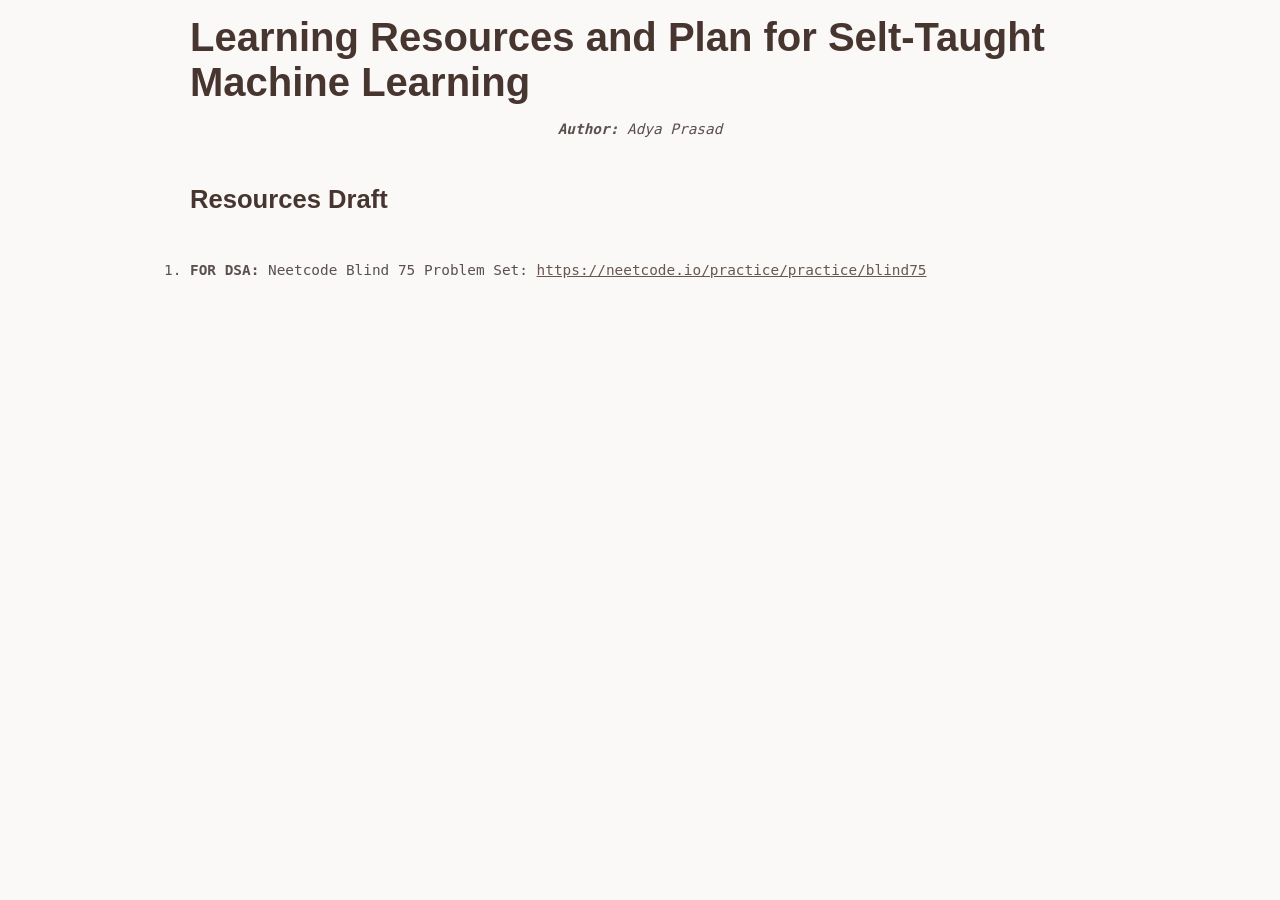
<file: blogs/self-taught-machine-learning-resources.html>
<!DOCTYPE html>
<html lang="en">

<head>
    <meta charset="UTF-8">
    <meta name="viewport" content="width=device-width, initial-scale=1.0">
    <title>Machine Learning Learning Resources for Hustlers</title>
    <link rel="stylesheet" href="../css/m.css">
    <link rel="stylesheet" href="../css/style.css">
</head>

<body>
    <main>
        <h1>Learning Resources and Plan for Selt-Taught Machine Learning </h1>
        <div class="text-center"><i><b>Author: </b>Adya Prasad</i></div>

        <h2>Resources Draft</h2>
        <ol>
            <li><b>FOR DSA: </b> Neetcode Blind 75 Problem Set: <a
                    href="https://neetcode.io/practice/practice/blind75">https://neetcode.io/practice/practice/blind75</a>
            </li>
        </ol>
    </main>

</body>

</html>
</file>
<file: css/style.css>
/* Reset and Base Styles */
:root {
    --primary: #5a514e;
    --primary-dark: #47362f;
    --secondary: #ad8b79;
    --background: #fbf8f8;
}

*,
*::before,
*::after {
    box-sizing: border-box;
    margin: 0;
    padding: 0;
}

body {
    padding: 0;
    margin: 0;
    color: var(--primary);
    font-family: monospace;
    font-size: 0.9rem;
    background-color: var(--background);
}

.menu-icon {
    display: none;
}

main {
    max-width: 900px;
    margin: 2px auto;
    margin-top: 15px;
}

/* Typography */
h1 {
    font-weight: 800;
    color: var(--primary-dark);
    font-size: 2.5rem;
    font-family: 'Segoe UI', Tahoma, sans-serif;
    cursor: pointer;
    margin: 0;
}

h2 {
    font-size: 1.6rem;
    font-weight: 700;
    color: var(--primary-dark);
    font-family: 'Segoe UI', Tahoma, sans-serif;
    margin: 3rem 0rem;
    padding: 0;
}

h3 {
    font-family: 'Segoe UI', Tahoma, sans-serif;
    font-weight: 700;
    color: var(--primary);
}

.hor-line {
    border-bottom: 1px solid #dbccc4;
}

.text-center {
    text-align: center;
    margin-top: 1rem;
}

.about {
    margin-top: 2rem;
    font-size: 0.95rem;
    text-align: justify;
}

.me {
    text-align: right;
    font-size: 1.1rem;
    font-weight: 700;
}

/* Layout */
header {
    display: flex;
    justify-content: space-between;
    align-items: center;
}

.logo {
    width: 150px;
    margin: 1rem;
    cursor: pointer;
    border-radius: 8px;
}

.navigation {
    display: flex;
    margin: 0;
    font-size: 1rem;
    background: linear-gradient(175deg, rgba(203, 201, 200, 0.5) 60%, rgba(231, 209, 198, 0.61) 100%);
    backdrop-filter: blur(5px);
    border: 1px solid rgba(192, 189, 188, 0.32);
    border-radius: 7px;
}

.menu-list {
    list-style: none;
    display: flex;
    gap: 2rem;
    margin: 0;
    padding: 0;
}

.menu-list li {
    display: inline;
    color: var(--primary);
    font-weight: 700;
    font-family: monospace;
}

.menu-list li a {
    text-decoration: none;
    color: var(--primary);
    display: flex;
    align-items: center;
    gap: 0.5rem;
    padding: 0.5rem 0.75rem;
    border-radius: 8px;
    transition: all 0.3s ease;
}

.menu-list li a:hover {
    background: #f5f5f5;
    color: var(--secondary);
}

.menu-list li a svg {
    width: 20px;
    height: 20px;
}


.secondary-btn {
    background-color: var(--secondary);
    border: none;
    border-radius: 4px;
    padding: 4px 9px;
    margin-top: 8px;
    font-size: 0.9rem;
    color: white;
    display: block;
    width: fit-content;
}

.secondary-btn a {
    text-decoration: none;
    color: white;
}

/* Social Icons */
.social-icon {
    display: flex;
    gap: 1.5rem;
    justify-content: end;
    margin: 0.8rem 0;
}

.social-icon a {
    color: var(--primary);
    transition: color 0.3s ease;
}

.social-icon a:hover {
    color: var(--secondary);
}

.social-icon svg {
    width: 25px;
    height: 25px;
    border: 1px solid var(--primary);
    border-radius: 6px;
    padding: 3px;
}

.social-icon svg:hover {
    border: 1px solid var(--secondary);
}

/* Sections */
.hero {
    align-items: center;
}

/* Experience Section */
.timeline {
    padding: 2rem;
    margin: 0;
    position: relative;
}

.timeline::before {
    content: "";
    position: absolute;
    left: 3px;
    top: 0;
    bottom: 0;
    width: 2px;
    background: linear-gradient(180deg,
            rgba(255, 255, 255, 0) 1%,
            rgba(173, 139, 121, 0.8) 4%,
            rgba(173, 139, 121, 0.8) 70%,
            rgba(255, 255, 254, 0.294) 100%);
}

.experience-item {
    position: relative;
    width: 100%;
    padding: 9px;
    margin: 12px 0px;
    margin-left: 0px;
    border-radius: 16px;
    backdrop-filter: blur(5px);
    border: 1px solid rgba(192, 189, 188, 0.32);
    display: block;
    box-sizing: border-box;
    transition: all 0.3s ease-in-out 0s;
}

.experience-item::before {
    content: '';
    position: absolute;
    left: -35px;
    top: 24px;
    width: 12px;
    height: 12px;
    background: var(--secondary);
    border-radius: 50%;
    z-index: 1;
    transition: all 0.3s ease;
}

.experience-item::after {
    content: '';
    position: absolute;
    left: -30px;
    top: 29px;
    width: 30px;
    height: 2px;
    background: var(--secondary);
}

.experience-item:hover {
    box-shadow: -1px 4px 5px 1px rgba(43, 35, 32, 0.05);
}

.experience-title {
    display: flex;
    justify-content: space-between;
    align-items: center;
    margin-bottom: 8px;
}

.experience-duration {
    display: inline-block;
    color: #8a7f6f;
    font-size: 0.8rem;
}

.experience-desc {
    color: #524841;
    line-height: 1.5;
}

.experience-desc li {
    margin-left: 15px;
}

.experience-item:hover::before {
    background: var(--secondary);
    transform: scale(1.2);
    box-shadow: 0 0 10px var(--secondary);
}


/* Projects Section */
.project-wrapper {
    display: flex;
    flex-wrap: wrap;
    /* Allow items to wrap onto the next line */
    justify-content: flex-start;
    /* Align items to the start */
    gap: 1rem;
    /* Optional: space between the boxes */
}

.project-box {
    flex: 0 1 calc(50% - 1rem);
    display: flex;
    flex-direction: column;
    /* Stack children vertically */
    box-sizing: border-box;
    margin-bottom: 1rem;
    padding: 0.5rem;
    border: 1px solid rgba(218, 212, 210, 0.767);
    border-radius: 8px;
    transition: all 0.3s ease;
}

.project-box:hover {
    box-shadow: -1px 4px 5px 1px rgba(43, 35, 32, 0.06);
}

.project-title {
    margin: 0;
    margin-bottom: 1rem;
}

.project-img {
    width: 100%;
    height: auto;
    object-fit: cover;
    margin-bottom: 1rem;
    border-radius: 6px;
}

/* Project Media Slider */
.project-slider {
    position: relative;
    margin-bottom: 1rem;
}

.slider-track {
    overflow: hidden;
    border-radius: 6px;
}

.slide {
    display: none;
}

.slide.active {
    display: block;
}

.slide .project-img {
    margin-bottom: 0;
}

.slide iframe {
    aspect-ratio: 16 / 9;
}

.slider-controls {
    display: flex;
    align-items: center;
    justify-content: center;
    gap: 0.75rem;
    margin-top: 0.4rem;
}

.slider-arrow {
    background: rgba(78, 67, 63, 0.1);
    border: 1px solid rgba(218, 212, 210, 0.8);
    color: var(--primary);
    width: 24px;
    height: 24px;
    border-radius: 50%;
    font-size: 1rem;
    cursor: pointer;
    display: flex;
    align-items: center;
    justify-content: center;
    transition: all 0.2s ease;
    line-height: 1;
    padding: 0;
}

.slider-arrow:hover {
    background: var(--secondary);
    color: #fff;
    border-color: var(--secondary);
}

.slider-counter {
    font-family: monospace;
    font-size: 0.7rem;
    color: var(--primary);
    user-select: none;
}

.project-skills {
    display: flex;
    flex-wrap: wrap;
    gap: 0.5rem;
    margin-top: 1rem;
    margin-bottom: 1rem;
}

.project-skills span {
    background-color: #4e433f25;
    padding: 0.3rem 0.6rem;
    border-radius: 10px;
    font-size: 0.7rem;
    white-space: nowrap;
    display: inline-block;
    user-select: none;
}

/* Button Group - Align buttons in a row */
.project-btn-group {
    display: flex;
    gap: 0.5rem;
    margin-top: auto;
    justify-content: flex-start;
}

/* Hidden project cards (beyond first 2) */
.project-hidden {
    display: none !important;
}

.project-hidden.project-visible {
    display: flex !important;
}

/* See More / See Less toggle button */
.see-more-btn {
    display: block;
    position: relative;
    margin: 0.8rem auto 0;
    padding: 0.5rem 1.6rem;
    background: #9e8172;
    border: 3px;
    border-radius: 8px;
    color: var(--secondary);
    font-family: monospace;
    font-size: 0.85rem;
    font-weight: 600;
    cursor: pointer;
    letter-spacing: 0.02em;
    z-index: 1;
    transition: color 0.3s ease;
}

/* Revolving animated border */
.see-more-btn::before {
    content: '';
    position: absolute;
    top: -2px;
    left: -2px;
    right: -2px;
    bottom: -2px;
    border-radius: 10px;
    background: conic-gradient(from var(--border-angle, 0deg),
            var(--secondary) 0%,
            transparent 30%,
            transparent 70%,
            var(--secondary) 100%);
    z-index: -2;
    animation: revolve-border 1.8s linear infinite;
}

/* Inner mask to create the border effect */
.see-more-btn::after {
    content: '';
    position: absolute;
    top: 1.5px;
    left: 1.5px;
    right: 1.5px;
    bottom: 1.5px;
    border-radius: 7px;
    background: var(--background);
    z-index: -1;
}

@keyframes revolve-border {
    0% {
        --border-angle: 0deg;
    }

    100% {
        --border-angle: 360deg;
    }
}

@property --border-angle {
    syntax: '<angle>';
    initial-value: 0deg;
    inherits: false;
}

.see-more-btn:hover {
    color: var(--primary-dark);
}

.see-more-btn:hover::before {
    animation-duration: 1.5s;
}

/* Hide sidebar UI on desktop */
.sidebar-close,
.sidebar-overlay {
    display: none;
}

/* Publication Section */
.publication-item {
    margin-bottom: 12px;
    border: 1px solid #eee5e2;
    border-radius: 6px;
    padding: 0.5rem;
    background-color: rgb(253, 250, 247);
}

.publication-header {
    display: flex;
    justify-content: space-between;
    text-align: left;
    align-items: left;
    margin-bottom: 0.5rem;
}

.publication-header span {
    background-color: #4e433f25;
    display: ruby;
    margin: 0.2rem;
    padding: 0.3rem;
    border-radius: 3px;
    font-size: 0.7rem;
    text-align: center;
    height: fit-content;
}

.eca-item {
    margin-bottom: 10px;
}

.eca-item b {
    font-size: 0.95rem;
}

.contribution-box {
    border: 1px solid #e5e7eb;
    border-radius: 8px;
    margin-bottom: 1rem;
    width: -webkit-fill-available;
}

.contribution-item {
    display: flex;
    align-items: flex-start;
    gap: 0.6rem;
    margin-bottom: 1rem;
}

.contributon-logo img {
    width: 2.35rem;
    height: 2.35rem;
    object-fit: contain;
    margin-top: 4px;
    border: 1px solid #dbccc4;
    border-radius: 50%;
}

.contribution-title {
    font-size: 0.95rem;
    font-weight: 700;
    margin-bottom: 0.5rem;
    background-color: #5e534f18;
    padding: 0.3rem;
    font-family: 'Segoe UI', Tahoma, sans-serif;
}

.contribution-desc {
    padding: 0.5rem;
}

#learnings h3 {
    margin-top: 0.5rem;
}

/* Skill Section */
.skill-wrapper {
    display: grid;
    grid-template-columns: repeat(2, 1fr);
    gap: 1rem;
    margin: 0 auto;
    max-width: 1200px;
}

.skill-container {
    width: 100%;
    padding: 0.7rem;
    background: linear-gradient(150deg, rgba(0, 0, 0, 0.04) 70%, rgba(255, 208, 185, 0.35) 100%);
    border-radius: 16px;
    backdrop-filter: blur(5px);
    border: 1px solid rgba(192, 189, 188, 0.32);
    display: block;
    box-sizing: border-box;
    margin: 0.5rem 0;
    font-size: 0.82rem;
}

.skill-desc {
    margin-bottom: 1rem;
}

.skillset {
    margin-top: 0.4rem;
}


.skillset span {
    display: inline-block;
    margin: 0.7rem 0.3rem;
    background-color: #5e534f18;
    margin-top: -25px;
    border: 1px solid #53453f0c;
    border-radius: 5px;
    padding: 0.2rem;
    font-size: 0.88rem;
    text-align: center;
    align-items: center;
    min-height: none;
    cursor: pointer;
}

.skill-icon {
    width: 30px;
    height: 30px;
    color: var(--secondary);
}

#contact h3 {
    margin-top: 21px;
}

.contact-icon {
    gap: 1.5rem;
    margin: 0.8rem 0;
}

.contact-icon a {
    color: var(--primary);
    transition: color 0.3s ease;
}

.contact-icon a:hover {
    color: var(--secondary);
}

.contact-icon svg {
    width: 35px;
    height: 35px;
    border: 1px solid var(--primary);
    border-radius: 6px;
    padding: 3px;
    margin: 6px;
}

.contact-icon svg:hover {
    border: 1px solid var(--secondary);
}

a {
    color: #69574f;
}

/* Footer */
#footer {
    text-align: center;
    margin: 1rem;
    font-weight: 600;
}
</file>
<file: css/m.css>
/* Mobile styles */
@media (max-width: 640px) {

    body {
        margin: 0px 12px auto;
    }

    h2 {
        font-size: 1.3rem;
    }

    /* Adjust header layout */
    header {
        display: flex;
        flex-direction: column;
        align-items: flex-start;
        position: relative;
    }

    /* Keep the logo as is */
    .logo {
        width: 120px;
        margin: 10px;
    }

    /* Adjust .me section */
    .me {
        text-align: left;
        padding: 0 10px;
    }


    /* Align social icons */
    .social-icon {
        justify-content: flex-start;
    }

    .menu-icon {
        position: absolute;
        top: 10px;
        right: 15px;
        cursor: pointer;
        height: 40px;
        display: flex;
        align-items: center;
        justify-content: center;
        border: 2px solid var(--primary);
        border-radius: 6px;
        color: var(--primary);
        padding: 2px 6px;
    }

    .menu-icon svg {
        width: 28px;
        height: 28px;
    }

    /* Hide navigation initially */
    .navigation {
        flex-direction: column;
        position: fixed;
        top: 0;
        left: -100%;
        width: 250px;
        height: 100%;
        background: var(--primary);
        box-shadow: 2px 0 10px rgba(0, 0, 0, 0.3);
        padding-top: 60px;
        transition: left 0.3s ease;
        background: linear-gradient(150deg, rgba(0, 0, 0, 0.5) 70%, rgba(255, 208, 185, 0.61) 100%);
        backdrop-filter: blur(5px);
        border: 1px solid rgba(192, 189, 188, 0.32);
        z-index: 1000;
    }

    /* Show navigation when active */
    .navigation.active {
        left: 0;
        display: flex;
    }

    /* Close button inside sidebar */
    .sidebar-close {
        position: absolute;
        top: 12px;
        right: 12px;
        background: none;
        border: none;
        color: #fff;
        font-size: 2rem;
        line-height: 1;
        cursor: pointer;
        padding: 0 6px;
        border-radius: 4px;
        transition: background 0.2s ease;
        z-index: 1001;
    }

    .sidebar-close:hover {
        background: rgba(255, 255, 255, 0.2);
    }

    /* Overlay behind sidebar for outside-click dismiss */
    .sidebar-overlay {
        display: none;
        position: fixed;
        top: 0;
        left: 0;
        width: 100%;
        height: 100%;
        background: rgba(0, 0, 0, 0.4);
        z-index: 999;
    }

    .navigation.active ~ .sidebar-overlay {
        display: block;
    }

    /* Style menu items */
    .menu-list {
        flex-direction: column;
        gap: 1rem;
        padding-left: 20px;
    }

    .menu-list li {
        display: block;
    }

    .menu-list li a {
        display: flex;
        align-items: center;
        color: white;
        font-size: 1.2rem;
        padding: 10px;
        border-radius: 4px;
        transition: background 0.3s ease;
    }

    .menu-list li a:hover {
        background: rgba(255, 255, 255, 0.2);
    }

    .about {
        text-align: left;
    }

    .timeline::before {
        content: "";
        position: absolute;
        left: 3px;
        top: 0;
        bottom: 0;
        width: 2px;
        background: linear-gradient(180deg,
                rgba(255, 255, 255, 0) 1%,
                rgba(173, 139, 121, 0.8) 4%,
                rgba(173, 139, 121, 0.8) 70%,
                rgba(255, 255, 254, 0) 100%);
    }


    .project-wrapper,
    .skill-wrapper,
    .open-source,
    .contribution-wrapper {
        display: block;
        flex-direction: column;
    }

    .contribution-item {
        flex-direction: column;
    }

    .contribution-box {
        width: 100%;
        min-width: 0;
        overflow-wrap: break-word;
        box-sizing: border-box;
    }

    .project-box {
        width: 98%;
        align-self: center;
        margin-bottom: 18px;
    }

    .project-desc {
        font-size: 0.8rem;
    }

    .publication-item {
        width: 95%;
        font-size: 0.8rem;
        align-self: center;
    }

    .publication-header {
        margin-bottom: 1rem;
    }

    .skillset span {
        font-size: 0.8rem;
    }

    #social-icon {
        display: block;
        justify-content: center;
    }

    .secondary-btn {
        font-size: 0.9rem;
    }

}
</file>
